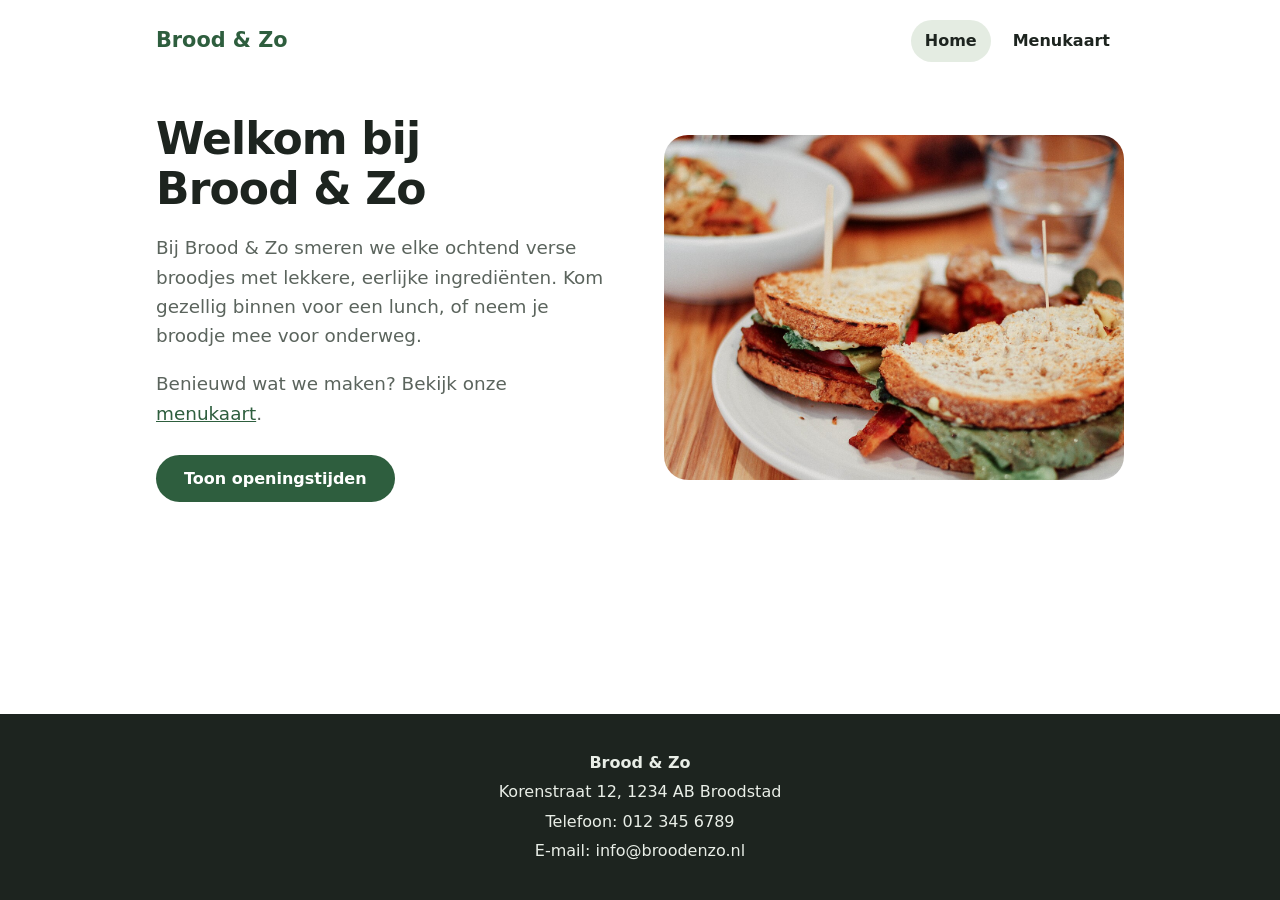
<file: index.html>
<!DOCTYPE html>
<html lang="nl">
<head>
  <meta charset="UTF-8">
  <meta name="viewport" content="width=device-width, initial-scale=1.0">
  <title>Home – Brood & Zo</title>
  <link rel="stylesheet" href="style.css">
</head>
<body>

  <!-- Header met logo en navigatie -->
  <header class="header">
    <p class="logo">Brood & Zo</p>
    <nav class="menu">
      <a href="index.html" class="menu-link actief">Home</a>
      <a href="menukaart.html" class="menu-link">Menukaart</a>
    </nav>
  </header>

  <!-- Hoofdinhoud -->
  <main class="inhoud">

    <!-- Introductie: links de tekst, rechts de foto -->
    <section class="intro">

      <div>
        <h1>Welkom bij Brood & Zo</h1>
        <p class="inleiding">
          Bij Brood & Zo smeren we elke ochtend verse broodjes met lekkere, eerlijke ingrediënten.
          Kom gezellig binnen voor een lunch, of neem je broodje mee voor onderweg.
        </p>
        <p class="inleiding">Benieuwd wat we maken? Bekijk onze <a href="menukaart.html">menukaart</a>.</p>

        <!-- Openingstijden: de knop toont of verbergt dit blok (zie script.js) -->
        <button type="button" id="openingstijden-knop" class="knop">Toon openingstijden</button>

        <div id="openingstijden" class="openingstijden" hidden>
          <h2>Openingstijden</h2>
          <ul>
            <li>Maandag t/m vrijdag: 08:00 – 16:00</li>
            <li>Zaterdag: 09:00 – 15:00</li>
            <li>Zondag: gesloten</li>
          </ul>
        </div>
      </div>

      <!-- Afbeelding (foto: Jimi Filipovski, CC0, via Wikimedia Commons) -->
      <img src="images/lunch.jpg" alt="Twee belegde sandwiches op een bord met bijgerechten" class="foto">

    </section>

  </main>

  <!-- Footer met contactgegevens -->
  <footer class="footer">
    <p><strong>Brood & Zo</strong></p>
    <p>Korenstraat 12, 1234 AB Broodstad</p>
    <p>Telefoon: 012 345 6789</p>
    <p>E-mail: info@broodenzo.nl</p>
  </footer>

  <!-- JavaScript voor de openingstijden-knop -->
  <script src="script.js"></script>
</body>
</html>
</file>
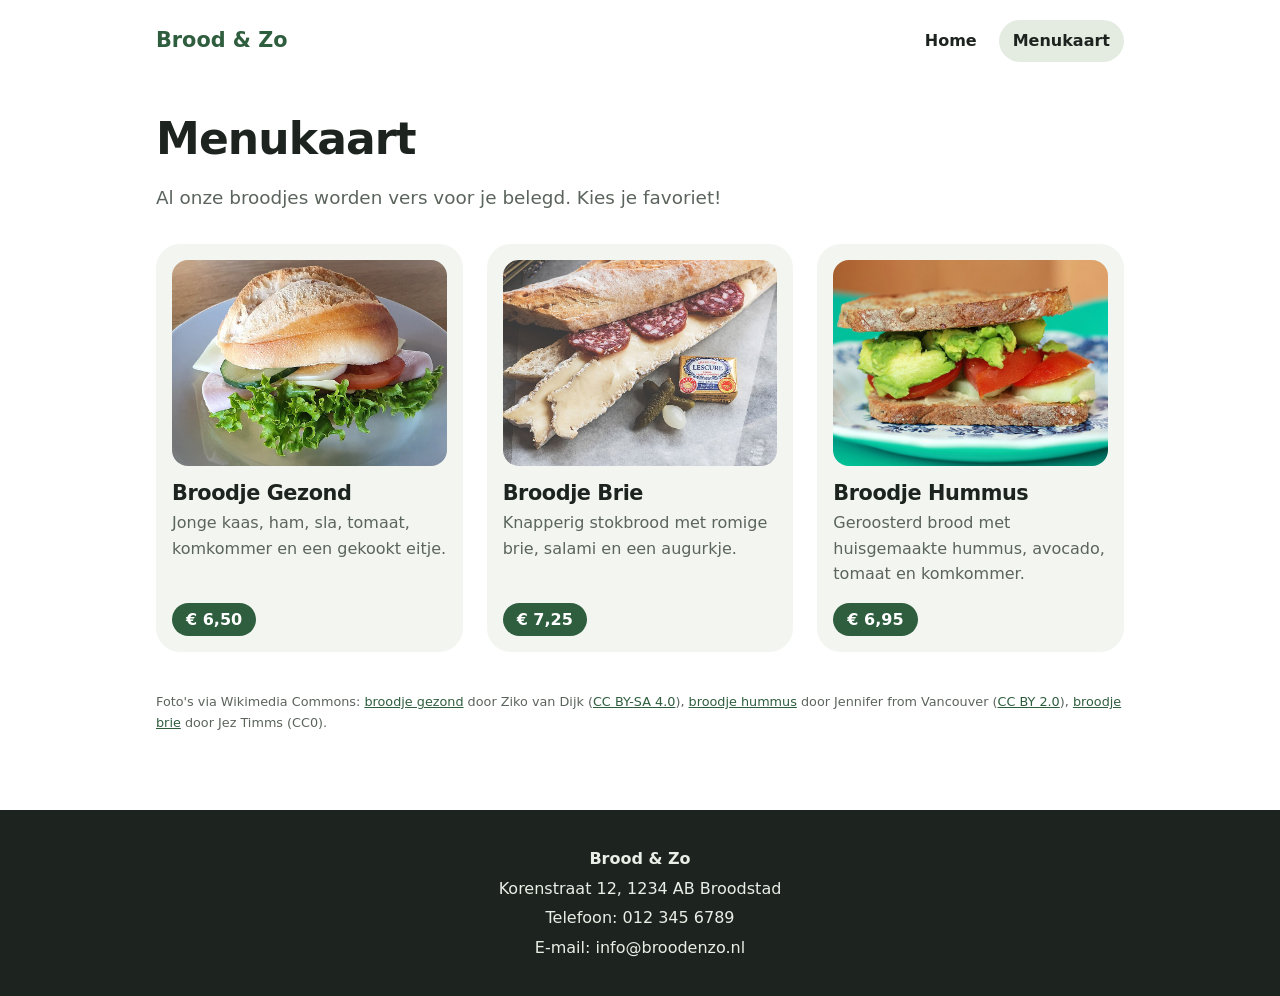
<file: menukaart.html>
<!DOCTYPE html>
<html lang="nl">
<head>
  <meta charset="UTF-8">
  <meta name="viewport" content="width=device-width, initial-scale=1.0">
  <title>Menukaart – Brood & Zo</title>
  <link rel="stylesheet" href="style.css">
</head>
<body>

  <!-- Header met logo en navigatie -->
  <header class="header">
    <p class="logo">Brood & Zo</p>
    <nav class="menu">
      <a href="index.html" class="menu-link">Home</a>
      <a href="menukaart.html" class="menu-link actief">Menukaart</a>
    </nav>
  </header>

  <!-- Hoofdinhoud -->
  <main class="inhoud">

    <h1>Menukaart</h1>
    <p class="inleiding">Al onze broodjes worden vers voor je belegd. Kies je favoriet!</p>

    <!-- Broodjeskaarten: kopieer een heel <article>-blok om een broodje toe te voegen -->
    <div class="broodjes">

      <!-- Broodjeskaart -->
      <article class="broodje-kaart">
        <img src="images/broodje-gezond.jpg" alt="Broodje gezond met ham, kaas, ei en sla" class="broodje-foto">
        <h2 class="broodje-naam">Broodje Gezond</h2>
        <p class="broodje-beschrijving">Jonge kaas, ham, sla, tomaat, komkommer en een gekookt eitje.</p>
        <p class="broodje-prijs">€ 6,50</p>
      </article>

      <!-- Broodjeskaart -->
      <article class="broodje-kaart">
        <img src="images/broodje-brie.jpg" alt="Stokbrood met brie en salami" class="broodje-foto">
        <h2 class="broodje-naam">Broodje Brie</h2>
        <p class="broodje-beschrijving">Knapperig stokbrood met romige brie, salami en een augurkje.</p>
        <p class="broodje-prijs">€ 7,25</p>
      </article>

      <!-- Broodjeskaart -->
      <article class="broodje-kaart">
        <img src="images/broodje-hummus.jpg" alt="Geroosterd brood met hummus, avocado en tomaat" class="broodje-foto">
        <h2 class="broodje-naam">Broodje Hummus</h2>
        <p class="broodje-beschrijving">Geroosterd brood met huisgemaakte hummus, avocado, tomaat en komkommer.</p>
        <p class="broodje-prijs">€ 6,95</p>
      </article>

    </div>

    <!-- Fotobronnen: deze vermelding is verplicht door de licenties van de foto's -->
    <p class="bronnen">
      Foto's via Wikimedia Commons:
      <a href="https://commons.wikimedia.org/wiki/File:20220822_Broodje_gezond_(cropped).jpg">broodje gezond</a>
      door Ziko van Dijk (<a href="https://creativecommons.org/licenses/by-sa/4.0/">CC BY-SA 4.0</a>),
      <a href="https://commons.wikimedia.org/wiki/File:Toasted_tomato,_avocado,_cucumber_and_hummus_sandwich_(4815088397).jpg">broodje hummus</a>
      door Jennifer from Vancouver (<a href="https://creativecommons.org/licenses/by/2.0/">CC BY 2.0</a>),
      <a href="https://commons.wikimedia.org/wiki/File:Salami_and_brie_sandwich_(Unsplash).jpg">broodje brie</a>
      door Jez Timms (CC0).
    </p>

  </main>

  <!-- Footer met contactgegevens -->
  <footer class="footer">
    <p><strong>Brood & Zo</strong></p>
    <p>Korenstraat 12, 1234 AB Broodstad</p>
    <p>Telefoon: 012 345 6789</p>
    <p>E-mail: info@broodenzo.nl</p>
  </footer>

</body>
</html>
</file>
<file: style.css>
/* ===== Algemeen ===== */
* {
  box-sizing: border-box;
}

body {
  margin: 0;
  min-height: 100vh;
  display: flex;
  flex-direction: column;
  font-family: system-ui, -apple-system, "Segoe UI", Roboto, Arial, sans-serif;
  line-height: 1.6;
  background-color: #ffffff;
  color: #1d241f;
}

h1,
h2 {
  line-height: 1.15;
  letter-spacing: -0.02em;
}

h1 {
  margin: 0 0 16px;
  font-size: 2.75rem;
  text-wrap: balance;
}

a {
  color: #2e5e3e;
}

/* Grotere, grijze tekst onder de koppen */
.inleiding {
  font-size: 1.15rem;
  color: #5b645d;
}

/* ===== Header en navigatie ===== */
.header {
  display: flex;
  flex-wrap: wrap;
  justify-content: space-between;
  align-items: center;
  gap: 12px;
  width: 100%;
  max-width: 1000px;
  margin: 0 auto;
  padding: 20px 16px;
}

.logo {
  margin: 0;
  font-size: 1.3rem;
  font-weight: 800;
  color: #2e5e3e;
}

.menu {
  display: flex;
  gap: 8px;
}

.menu-link {
  padding: 8px 14px;
  border-radius: 999px;
  color: #1d241f;
  font-weight: 600;
  text-decoration: none;
}

/* Lichtgroen vlak achter de link van de huidige pagina en bij hover */
.menu-link:hover,
.menu-link.actief {
  background-color: #e4ece2;
}

/* ===== Hoofdinhoud ===== */
.inhoud {
  flex: 1;
  width: 100%;
  max-width: 1000px;
  margin: 0 auto;
  padding: 32px 16px 64px;
}

/* ===== Introductie (homepage): tekst en foto naast elkaar ===== */
.intro {
  display: grid;
  grid-template-columns: repeat(auto-fit, minmax(280px, 1fr));
  gap: 48px;
  align-items: center;
}

/* ===== Afbeelding ===== */
.foto {
  display: block;
  width: 100%;
  aspect-ratio: 4 / 3;
  object-fit: cover;
  border-radius: 24px;
}

/* ===== Knoppen ===== */
.knop {
  margin-top: 8px;
  padding: 14px 28px;
  border: none;
  border-radius: 999px;
  background-color: #2e5e3e;
  color: #ffffff;
  font-family: inherit;
  font-size: 1rem;
  font-weight: 600;
  cursor: pointer;
}

.knop:hover {
  background-color: #234a30;
}

/* ===== Openingstijden ===== */
.openingstijden {
  margin-top: 20px;
  padding: 20px 24px;
  border-radius: 20px;
  background-color: #f2f5f0;
}

.openingstijden h2 {
  margin: 0 0 8px;
  font-size: 1.15rem;
}

.openingstijden ul {
  margin: 0;
  padding: 0;
  list-style: none;
}

/* ===== Broodjeskaarten ===== */
.broodjes {
  display: grid;
  grid-template-columns: repeat(auto-fit, minmax(260px, 1fr));
  gap: 24px;
  margin-top: 32px;
}

.broodje-kaart {
  display: flex;
  flex-direction: column;
  padding: 16px;
  border-radius: 24px;
  background-color: #f2f5f0;
}

.broodje-foto {
  width: 100%;
  aspect-ratio: 4 / 3;
  object-fit: cover;
  border-radius: 16px;
}

.broodje-naam {
  margin: 16px 0 4px;
  font-size: 1.3rem;
}

.broodje-beschrijving {
  margin: 0 0 16px;
  color: #5b645d;
}

/* Prijs als groen label, altijd onderaan de kaart */
.broodje-prijs {
  align-self: flex-start;
  margin: auto 0 0;
  padding: 4px 14px;
  border-radius: 999px;
  background-color: #2e5e3e;
  color: #ffffff;
  font-weight: 700;
}

/* ===== Fotobronnen ===== */
.bronnen {
  margin-top: 40px;
  font-size: 0.8rem;
  color: #5b645d;
}

/* ===== Footer ===== */
.footer {
  padding: 32px 16px;
  background-color: #1d241f;
  color: #e9eee7;
  text-align: center;
}

.footer p {
  margin: 4px 0;
}
</file>
